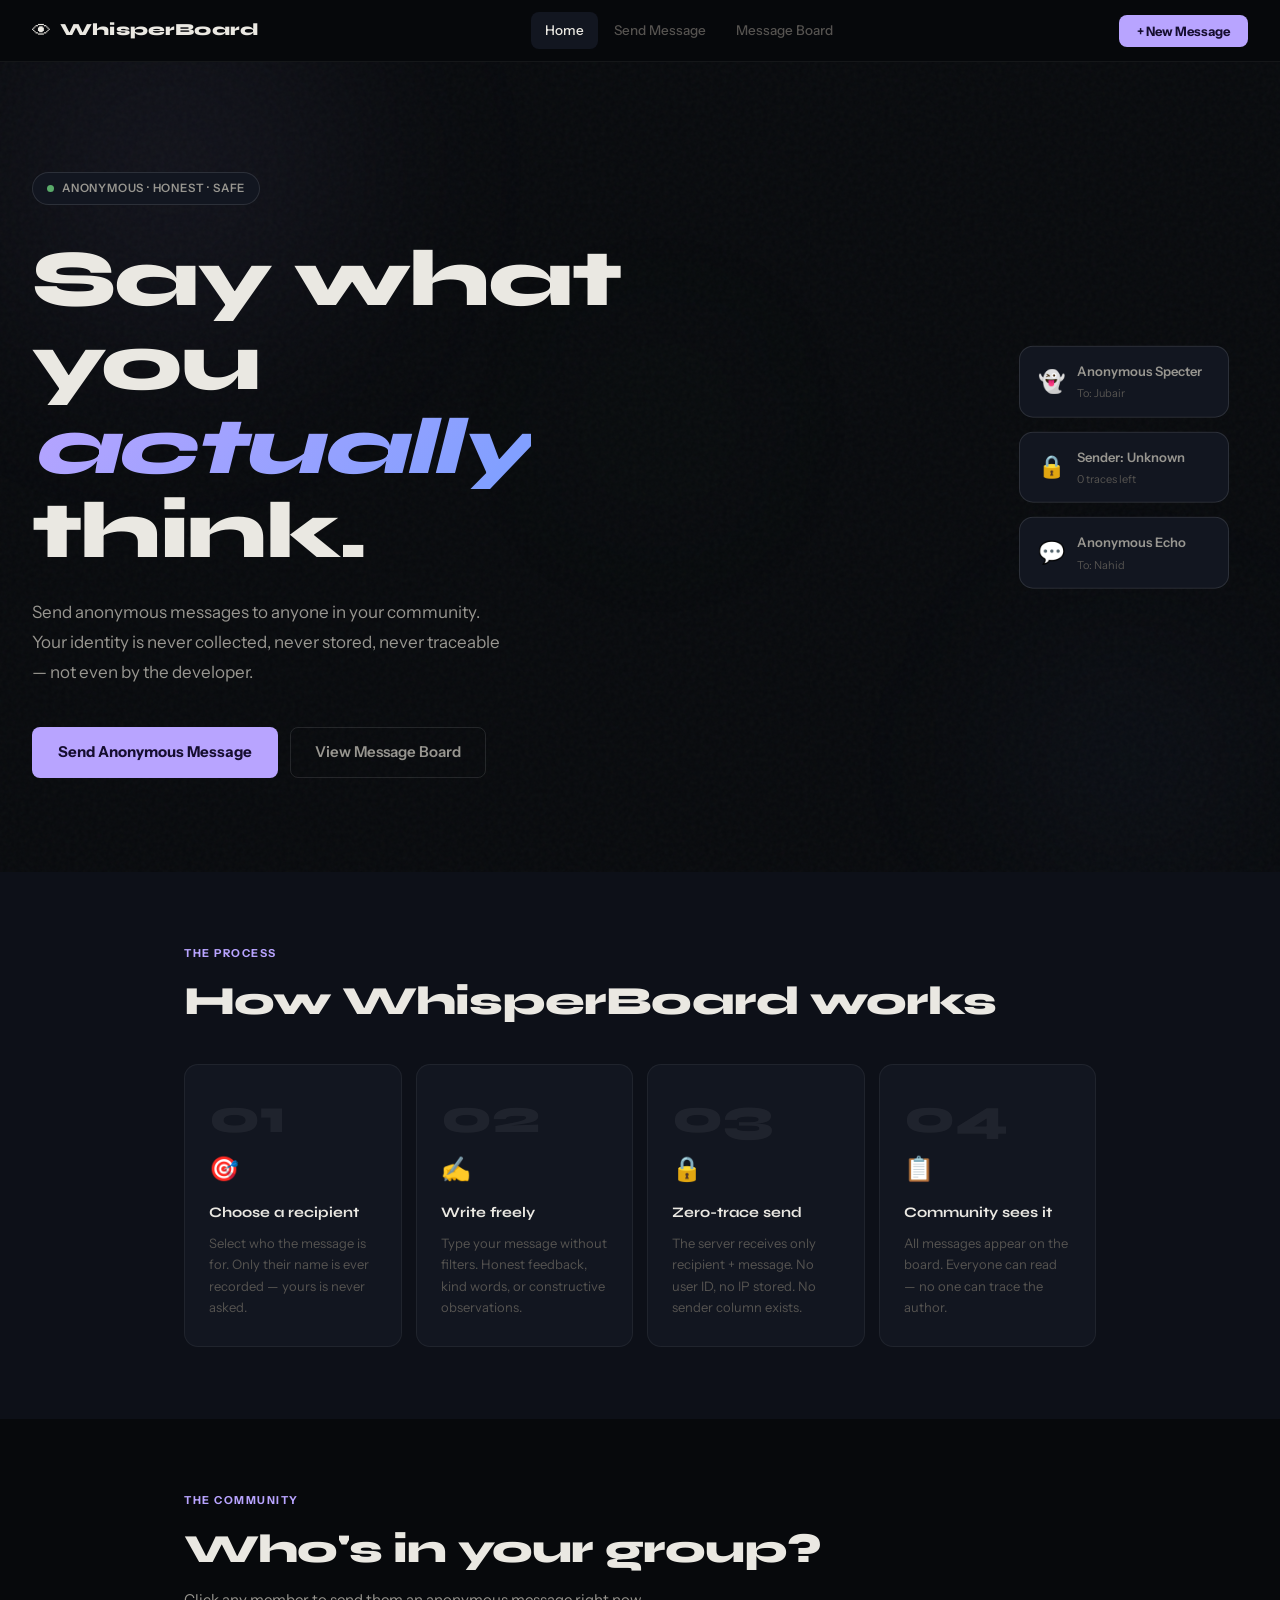
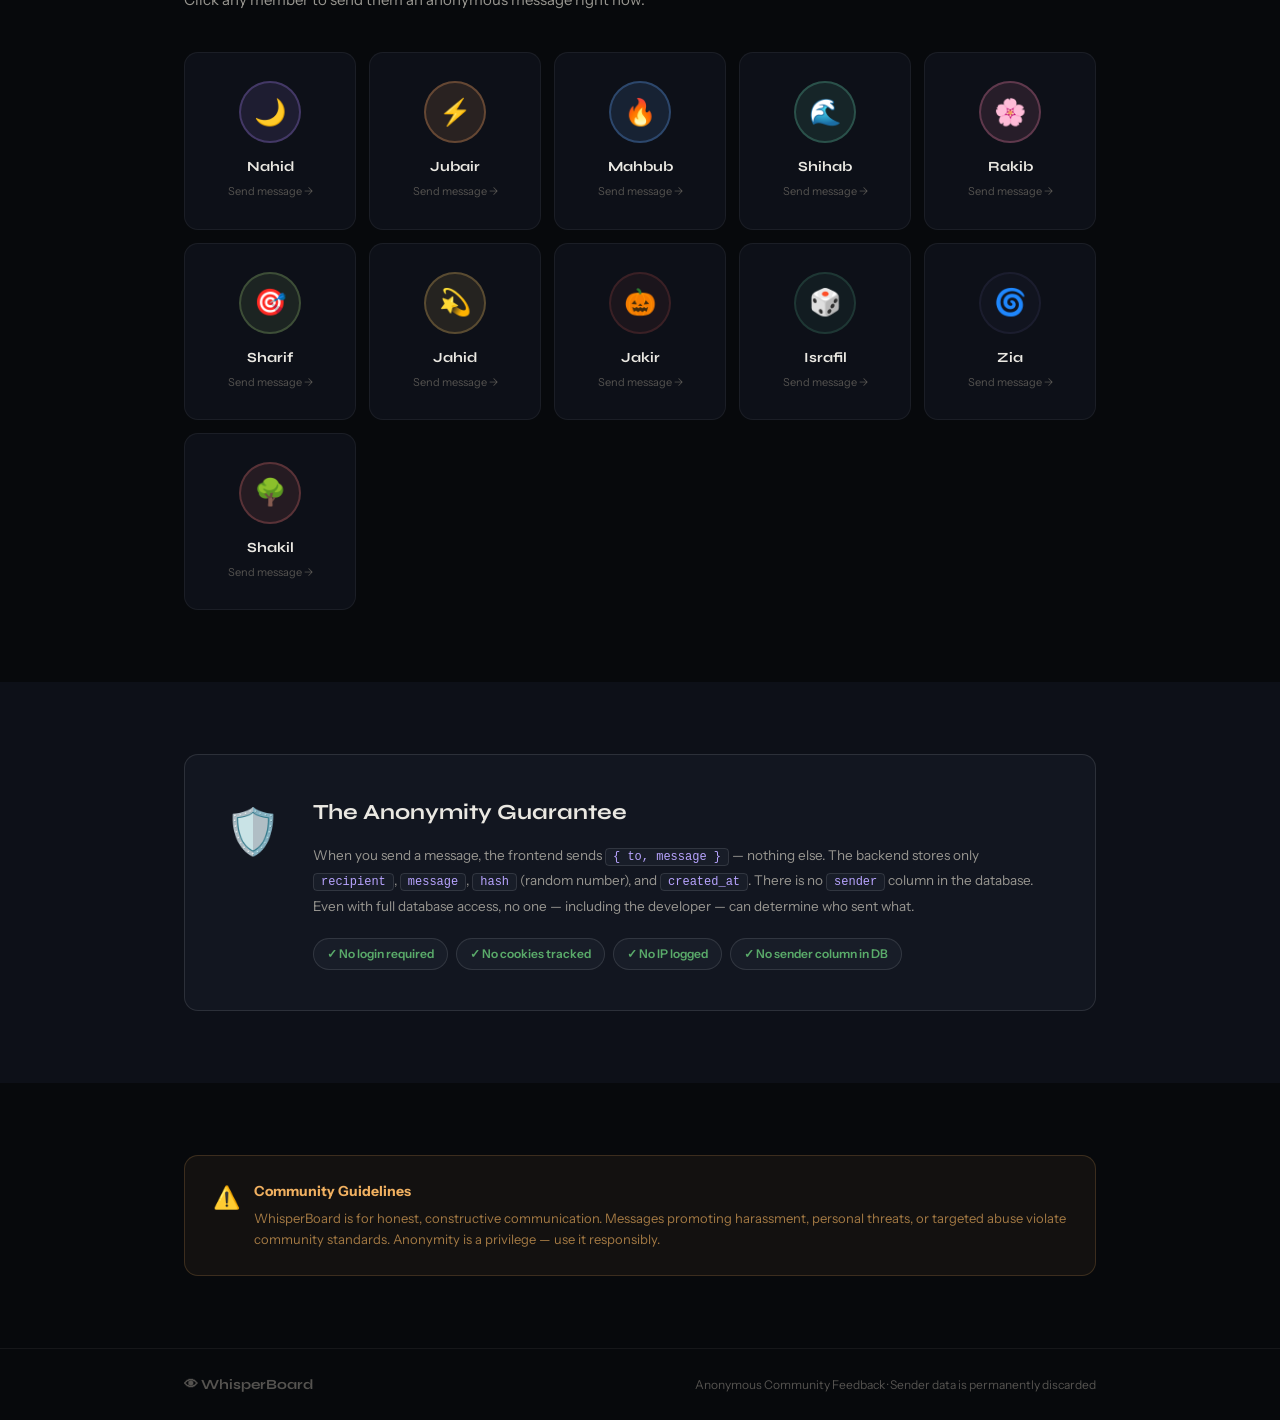
<file: index.html>
<!DOCTYPE html>
<html lang="en">
<head>
  <meta charset="UTF-8" />
  <meta name="viewport" content="width=device-width, initial-scale=1.0" />
  <title>WhisperBoard — Anonymous Community Messages</title>
  <link rel="preconnect" href="https://fonts.googleapis.com" />
  <link href="https://fonts.googleapis.com/css2?family=Syne:wght@400;600;700;800&family=Instrument+Sans:ital,wght@0,400;0,500;0,600;1,400&display=swap" rel="stylesheet" />
  <link rel="stylesheet" href="style.css" />
</head>
<body>

  <nav class="navbar">
    <div class="nav-brand" onclick="window.location='index.html'">
      <span class="brand-eye">👁</span>
      <span class="brand-name">WhisperBoard</span>
    </div>
    <div class="nav-links">
      <a href="index.html" class="nav-link active">Home</a>
      <a href="send.html"  class="nav-link">Send Message</a>
      <a href="board.html" class="nav-link">Message Board</a>
    </div>
    <button class="nav-cta" onclick="window.location='send.html'">+ New Message</button>
  </nav>

  <!-- HERO -->
  <section class="hero">
    <div class="hero-noise"></div>
    <div class="hero-orb orb1"></div>
    <div class="hero-orb orb2"></div>
    <div class="hero-orb orb3"></div>
    <div class="hero-inner">
      <div class="hero-badge">
        <span class="badge-dot"></span>
        Anonymous · Honest · Safe
      </div>
      <h1 class="hero-title">
        Say what you<br />
        <em>actually</em> think.
      </h1>
      <p class="hero-desc">
        Send anonymous messages to anyone in your community. Your identity is never collected, never stored, never traceable — not even by the developer.
      </p>
      <div class="hero-actions">
        <a href="send.html"  class="btn-primary">Send Anonymous Message</a>
        <a href="board.html" class="btn-outline">View Message Board</a>
      </div>
    </div>
    <div class="hero-float-cards">
      <div class="float-card fc1">
        <span class="fc-icon">👻</span>
        <div class="fc-text">
          <span class="fc-label">Anonymous Specter</span>
          <span class="fc-to">To: Jubair</span>
        </div>
      </div>
      <div class="float-card fc2">
        <span class="fc-icon">🔒</span>
        <div class="fc-text">
          <span class="fc-label">Sender: Unknown</span>
          <span class="fc-to">0 traces left</span>
        </div>
      </div>
      <div class="float-card fc3">
        <span class="fc-icon">💬</span>
        <div class="fc-text">
          <span class="fc-label">Anonymous Echo</span>
          <span class="fc-to">To: Nahid</span>
        </div>
      </div>
    </div>
  </section>

  <!-- HOW IT WORKS -->
  <section class="section how-section">
    <div class="container">
      <div class="section-label">The Process</div>
      <h2 class="section-title">How WhisperBoard works</h2>
      <div class="steps-grid">
        <div class="step-card" style="--i:0">
          <div class="step-num">01</div>
          <div class="step-icon">🎯</div>
          <h3 class="step-title">Choose a recipient</h3>
          <p class="step-desc">Select who the message is for. Only their name is ever recorded — yours is never asked.</p>
        </div>
        <div class="step-card" style="--i:1">
          <div class="step-num">02</div>
          <div class="step-icon">✍️</div>
          <h3 class="step-title">Write freely</h3>
          <p class="step-desc">Type your message without filters. Honest feedback, kind words, or constructive observations.</p>
        </div>
        <div class="step-card" style="--i:2">
          <div class="step-num">03</div>
          <div class="step-icon">🔒</div>
          <h3 class="step-title">Zero-trace send</h3>
          <p class="step-desc">The server receives only recipient + message. No user ID, no IP stored. No sender column exists.</p>
        </div>
        <div class="step-card" style="--i:3">
          <div class="step-num">04</div>
          <div class="step-icon">📋</div>
          <h3 class="step-title">Community sees it</h3>
          <p class="step-desc">All messages appear on the board. Everyone can read — no one can trace the author.</p>
        </div>
      </div>
    </div>
  </section>

  <!-- COMMUNITY MEMBERS -->
  <section class="section members-section">
    <div class="container">
      <div class="section-label">The Community</div>
      <h2 class="section-title">Who's in your group?</h2>
      <p class="section-sub">Click any member to send them an anonymous message right now.</p>
      <div class="members-grid" id="membersGrid"></div>
    </div>
  </section>

  <!-- PRIVACY GUARANTEE -->
  <section class="section privacy-section">
    <div class="container">
      <div class="privacy-box">
        <div class="privacy-icon">🛡️</div>
        <div class="privacy-content">
          <h3 class="privacy-title">The Anonymity Guarantee</h3>
          <p class="privacy-text">
            When you send a message, the frontend sends <code>{ to, message }</code> — nothing else.
            The backend stores only <code>recipient</code>, <code>message</code>, <code>hash</code> (random number), and <code>created_at</code>.
            There is no <code>sender</code> column in the database. Even with full database access, no one — including the developer — can determine who sent what.
          </p>
          <div class="privacy-proof">
            <span class="proof-item">✓ No login required</span>
            <span class="proof-item">✓ No cookies tracked</span>
            <span class="proof-item">✓ No IP logged</span>
            <span class="proof-item">✓ No sender column in DB</span>
          </div>
        </div>
      </div>
    </div>
  </section>

  <!-- GUIDELINES -->
  <section class="section">
    <div class="container">
      <div class="guidelines-box">
        <span class="guide-icon">⚠️</span>
        <div>
          <strong class="guide-title">Community Guidelines</strong>
          <p class="guide-text">
            WhisperBoard is for honest, constructive communication. Messages promoting harassment, personal threats, or targeted abuse violate community standards. Anonymity is a privilege — use it responsibly.
          </p>
        </div>
      </div>
    </div>
  </section>

  <footer class="footer">
    <div class="container footer-inner">
      <span class="footer-brand">👁 WhisperBoard</span>
      <span class="footer-note">Anonymous Community Feedback · Sender data is permanently discarded</span>
    </div>
  </footer>

  <script src="app.js"></script>
  <script>
    renderMembers(document.getElementById('membersGrid'), true);
  </script>
</body>
</html>
</file>
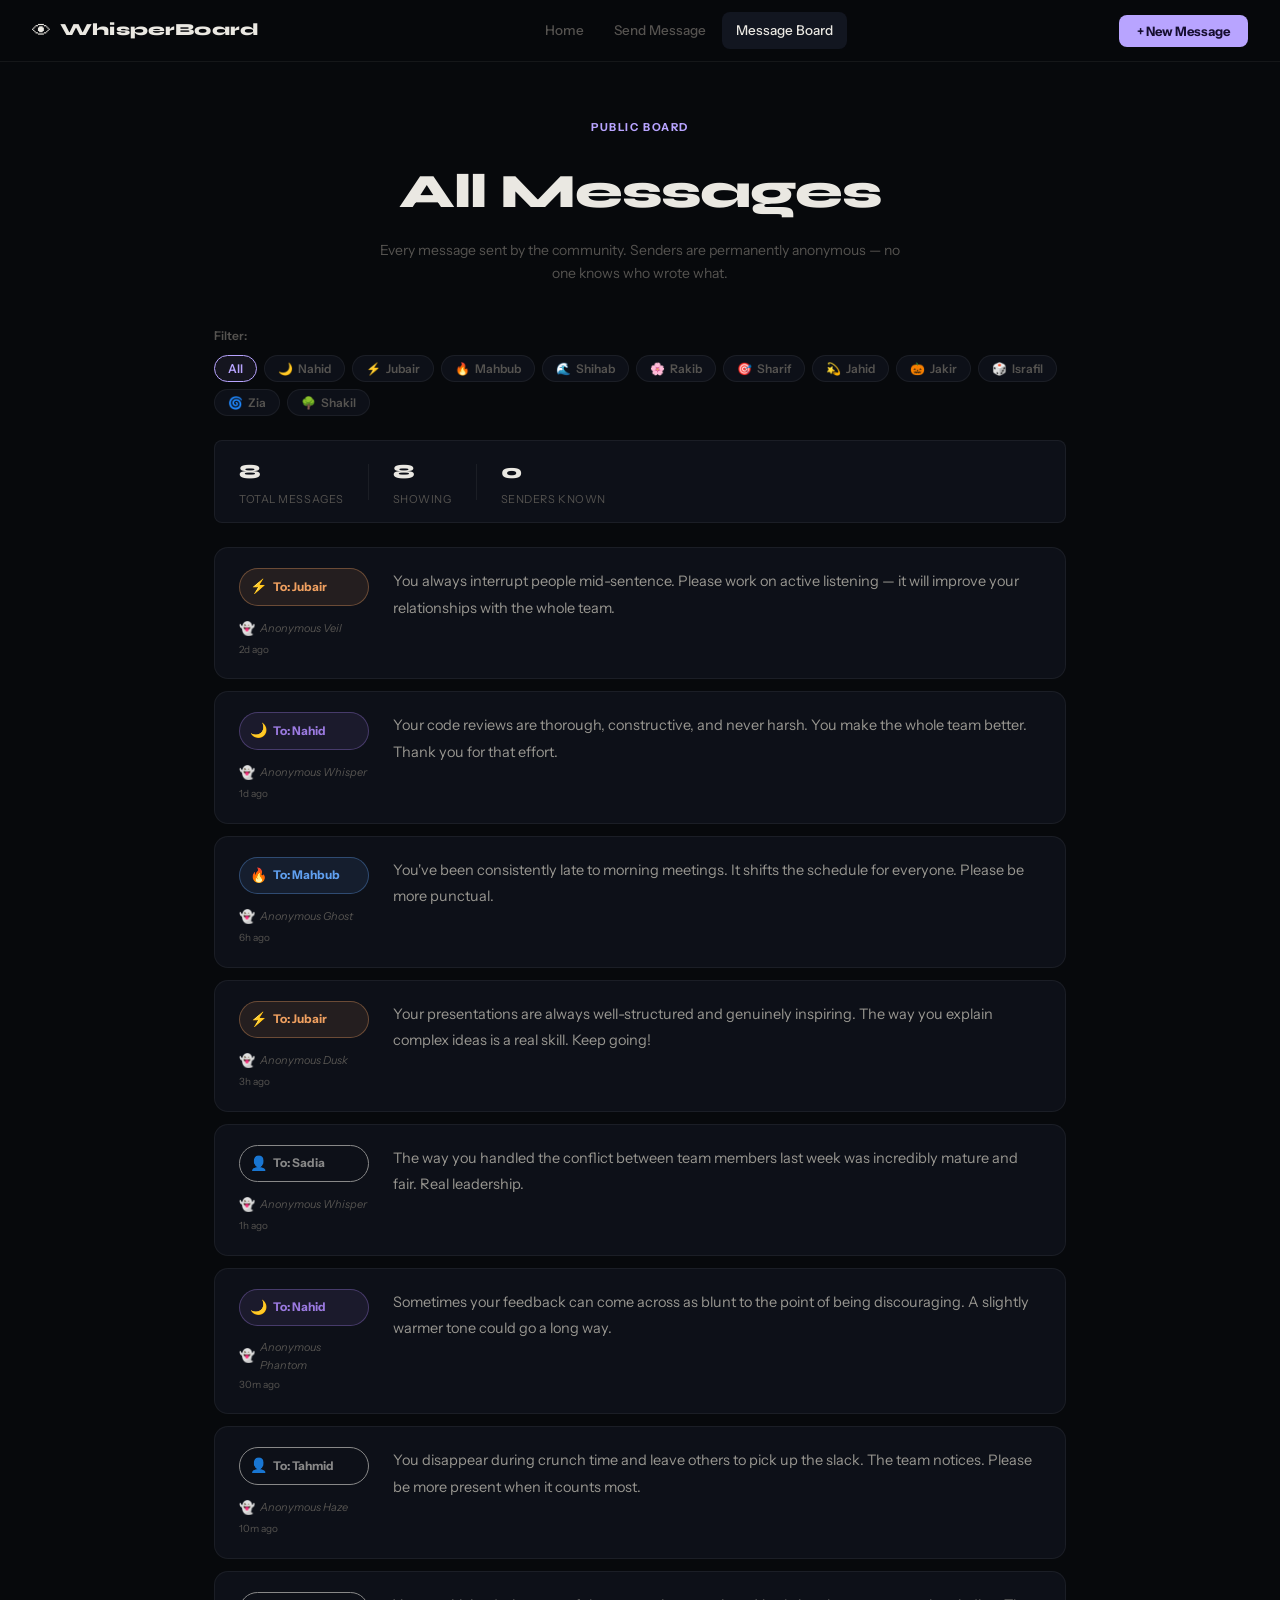
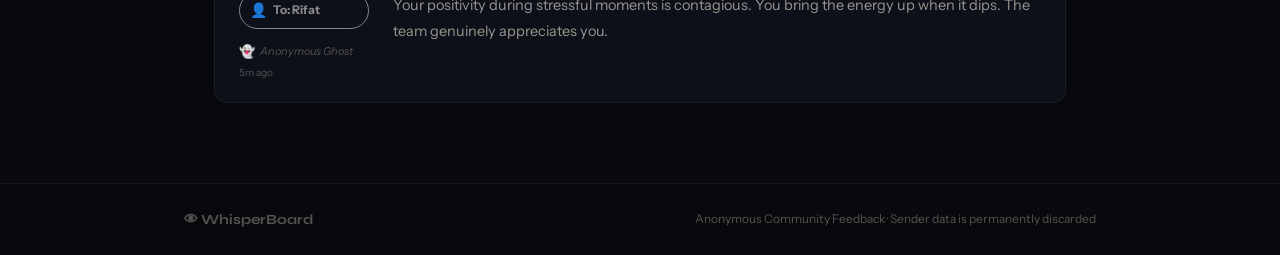
<file: board.html>
<!DOCTYPE html>
<html lang="en">
<head>
  <meta charset="UTF-8" />
  <meta name="viewport" content="width=device-width, initial-scale=1.0" />
  <title>Message Board — WhisperBoard</title>
  <link rel="preconnect" href="https://fonts.googleapis.com" />
  <link href="https://fonts.googleapis.com/css2?family=Syne:wght@400;600;700;800&family=Instrument+Sans:ital,wght@0,400;0,500;0,600;1,400&display=swap" rel="stylesheet" />
  <link rel="stylesheet" href="style.css" />
</head>
<body>

  <nav class="navbar">
    <div class="nav-brand" onclick="window.location='index.html'">
      <span class="brand-eye">👁</span>
      <span class="brand-name">WhisperBoard</span>
    </div>
    <div class="nav-links">
      <a href="index.html" class="nav-link">Home</a>
      <a href="send.html"  class="nav-link">Send Message</a>
      <a href="board.html" class="nav-link active">Message Board</a>
    </div>
    <button class="nav-cta" onclick="window.location='send.html'">+ New Message</button>
  </nav>

  <main class="board-page">
    <div class="board-header">
      <div class="section-label">Public Board</div>
      <h1 class="board-title">All Messages</h1>
      <p class="board-sub">Every message sent by the community. Senders are permanently anonymous — no one knows who wrote what.</p>
    </div>

    <!-- FILTER BAR -->
    <div class="filter-bar">
      <span class="filter-label">Filter:</span>
      <div class="filter-pills" id="filterPills"></div>
    </div>

    <!-- STATS BAR -->
    <div class="stats-bar">
      <div class="stat-item">
        <span class="stat-num" id="totalCount">—</span>
        <span class="stat-label">Total Messages</span>
      </div>
      <div class="stat-sep"></div>
      <div class="stat-item">
        <span class="stat-num" id="filterCount">—</span>
        <span class="stat-label">Showing</span>
      </div>
      <div class="stat-sep"></div>
      <div class="stat-item">
        <span class="stat-num">0</span>
        <span class="stat-label">Senders Known</span>
      </div>
    </div>

    <!-- LOADING -->
    <div id="loadingState" class="loading-state">
      <div class="loader"></div>
      <p>Loading messages…</p>
    </div>

    <!-- MESSAGE LIST -->
    <div id="messageList" class="message-list hidden"></div>

    <!-- EMPTY STATE -->
    <div id="emptyState" class="empty-state hidden">
      <div class="empty-icon">💭</div>
      <p class="empty-title">No messages yet</p>
      <p class="empty-sub">Be the first to send one.</p>
      <a href="send.html" class="btn-primary">Send a Message</a>
    </div>
  </main>

  <footer class="footer">
    <div class="container footer-inner">
      <span class="footer-brand">👁 WhisperBoard</span>
      <span class="footer-note">Anonymous Community Feedback · Sender data is permanently discarded</span>
    </div>
  </footer>

  <script src="app.js"></script>
  <script>
    initBoard();
  </script>
</body>
</html>
</file>
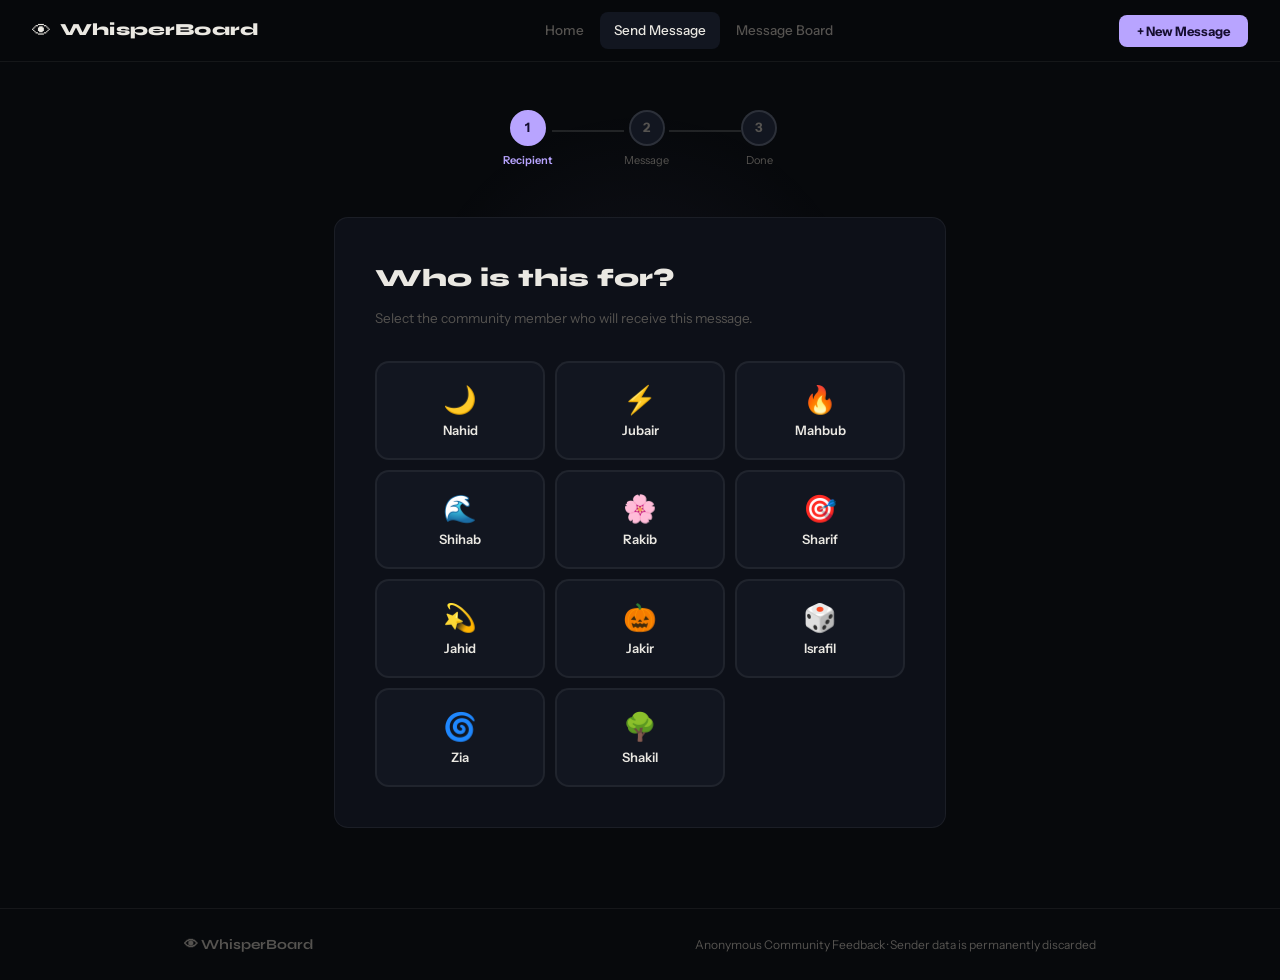
<file: send.html>
<!DOCTYPE html>
<html lang="en">
<head>
  <meta charset="UTF-8" />
  <meta name="viewport" content="width=device-width, initial-scale=1.0" />
  <title>Send Message — WhisperBoard</title>
  <link rel="preconnect" href="https://fonts.googleapis.com" />
  <link href="https://fonts.googleapis.com/css2?family=Syne:wght@400;600;700;800&family=Instrument+Sans:ital,wght@0,400;0,500;0,600;1,400&display=swap" rel="stylesheet" />
  <link rel="stylesheet" href="style.css" />
</head>
<body>

  <nav class="navbar">
    <div class="nav-brand" onclick="window.location='index.html'">
      <span class="brand-eye">👁</span>
      <span class="brand-name">WhisperBoard</span>
    </div>
    <div class="nav-links">
      <a href="index.html" class="nav-link">Home</a>
      <a href="send.html"  class="nav-link active">Send Message</a>
      <a href="board.html" class="nav-link">Message Board</a>
    </div>
    <button class="nav-cta" onclick="window.location='send.html'">+ New Message</button>
  </nav>

  <main class="compose-page">
    <div class="compose-bg-orb"></div>

    <!-- STEP INDICATOR -->
    <div class="steps-indicator">
      <div class="step-dot active" id="dot1">
        <span class="dot-num">1</span>
        <span class="dot-label">Recipient</span>
      </div>
      <div class="step-line"></div>
      <div class="step-dot" id="dot2">
        <span class="dot-num">2</span>
        <span class="dot-label">Message</span>
      </div>
      <div class="step-line"></div>
      <div class="step-dot" id="dot3">
        <span class="dot-num">3</span>
        <span class="dot-label">Done</span>
      </div>
    </div>

    <!-- STEP 1: CHOOSE RECIPIENT -->
    <div class="compose-panel" id="step1">
      <div class="panel-header">
        <h2 class="panel-title">Who is this for?</h2>
        <p class="panel-sub">Select the community member who will receive this message.</p>
      </div>
      <div class="recipient-grid" id="recipientGrid"></div>
    </div>

    <!-- STEP 2: WRITE MESSAGE -->
    <div class="compose-panel hidden" id="step2">
      <div class="panel-header">
        <div class="to-pill" id="toPill">
          <span id="toEmoji"></span>
          <span>To: <strong id="toName"></strong></span>
          <button class="change-btn" onclick="goToStep(1)">change</button>
        </div>
        <h2 class="panel-title">Write your message</h2>
        <p class="panel-sub">Be honest. Be fair. Your identity stays completely private.</p>
      </div>
      <div class="textarea-wrap">
        <textarea
          id="msgInput"
          class="msg-textarea"
          placeholder="What do you want to say…"
          maxlength="1000"
          oninput="updateCharCount()"
        ></textarea>
        <div class="textarea-footer">
          <div class="anon-badge">
            <span>🔒</span>
            <span>Your name is <strong>never stored</strong> — not in any log, not in the database.</span>
          </div>
          <span class="char-count" id="charCount">0 / 1000</span>
        </div>
      </div>
      <div class="compose-actions">
        <button class="btn-back" onclick="goToStep(1)">← Back</button>
        <button class="btn-send" id="sendBtn" onclick="handleSend()">
          <span id="sendLabel">Send Anonymously →</span>
          <span id="sendSpinner" class="spinner hidden"></span>
        </button>
      </div>
    </div>

    <!-- STEP 3: SUCCESS -->
    <div class="compose-panel hidden" id="step3">
      <div class="success-screen">
        <div class="success-ring">
          <div class="success-icon">✓</div>
        </div>
        <h2 class="success-title">Message sent.</h2>
        <p class="success-sub">
          Your message has been posted to the board. Your identity was never collected — there is no trace of who sent this.
        </p>
        <div class="success-proof">
          <div class="proof-row"><span class="proof-check">✓</span> Recipient stored: <strong id="sentTo"></strong></div>
          <div class="proof-row"><span class="proof-check">✓</span> Sender stored: <strong style="color:var(--red)">None</strong></div>
          <div class="proof-row"><span class="proof-check">✓</span> IP address logged: <strong style="color:var(--red)">No</strong></div>
        </div>
        <div class="success-actions">
          <a href="board.html" class="btn-primary">View Message Board</a>
          <button class="btn-outline" onclick="resetCompose()">Send Another</button>
        </div>
      </div>
    </div>

  </main>

  <footer class="footer">
    <div class="container footer-inner">
      <span class="footer-brand">👁 WhisperBoard</span>
      <span class="footer-note">Anonymous Community Feedback · Sender data is permanently discarded</span>
    </div>
  </footer>

  <script src="app.js"></script>
  <script>
    renderRecipients(document.getElementById('recipientGrid'));
  </script>
</body>
</html>
</file>
<file: style.css>
/* =====================================================
   WhisperBoard — style.css
   Dark editorial · Ink & ghost aesthetic
   Fonts: Syne (display) + Instrument Sans (body)
   ===================================================== */

@import url('https://fonts.googleapis.com/css2?family=Syne:wght@400;600;700;800&family=Instrument+Sans:ital,wght@0,400;0,500;0,600;1,400&display=swap');

:root {
  --bg:      #07090c;
  --bg2:     #0d1018;
  --bg3:     #121620;
  --bg4:     #181d28;
  --border:  rgba(255,255,255,0.06);
  --border2: rgba(255,255,255,0.11);
  --text:    #eae8e2;
  --text2:   #989690;
  --text3:   #555350;
  --accent:  #b8a4ff;
  --accent2: #7c9fff;
  --green:   #5aab6a;
  --red:     #ff6b6b;
  --amber:   #f0b060;
  --r:       14px;
  --rs:      8px;
  --fd:      'Syne', sans-serif;
  --fb:      'Instrument Sans', sans-serif;
}

*, *::before, *::after { box-sizing: border-box; margin: 0; padding: 0; }
html { scroll-behavior: smooth; }

body {
  background: var(--bg);
  color: var(--text);
  font-family: var(--fb);
  font-size: 15px;
  line-height: 1.65;
  min-height: 100vh;
  overflow-x: hidden;
}

.hidden { display: none !important; }
.container { max-width: 960px; margin: 0 auto; padding: 0 1.5rem; }

/* ─── NAVBAR ─────────────────────────────────── */
.navbar {
  position: sticky; top: 0; z-index: 100;
  display: flex; align-items: center; justify-content: space-between;
  padding: 0 2rem; height: 62px;
  background: rgba(7,9,12,0.88);
  backdrop-filter: blur(18px);
  border-bottom: 1px solid var(--border);
}
.nav-brand { display: flex; align-items: center; gap: 9px; cursor: pointer; text-decoration: none; }
.brand-eye { font-size: 19px; }
.brand-name { font-family: var(--fd); font-size: 17px; font-weight: 800; letter-spacing: 0.01em; color: var(--text); }
.nav-links { display: flex; gap: 2px; }
.nav-link { padding: 7px 14px; border-radius: var(--rs); font-size: 13.5px; font-weight: 500; color: var(--text3); text-decoration: none; transition: all .2s; }
.nav-link:hover { color: var(--text2); background: var(--bg3); }
.nav-link.active { color: var(--text); background: var(--bg3); }
.nav-cta { background: var(--accent); color: #160e30; border: none; padding: 8px 18px; border-radius: var(--rs); font-size: 13px; font-weight: 700; font-family: var(--fb); cursor: pointer; transition: opacity .2s, transform .15s; }
.nav-cta:hover { opacity: .88; transform: translateY(-1px); }

/* ─── BUTTONS ─────────────────────────────────── */
.btn-primary { display: inline-flex; align-items: center; background: var(--accent); color: #160e30; border: none; padding: 13px 26px; border-radius: var(--rs); font-size: 15px; font-weight: 700; font-family: var(--fb); cursor: pointer; text-decoration: none; transition: opacity .2s, transform .15s; }
.btn-primary:hover { opacity: .88; transform: translateY(-2px); }
.btn-outline { display: inline-flex; align-items: center; background: transparent; color: var(--text2); border: 1.5px solid var(--border2); padding: 12px 24px; border-radius: var(--rs); font-size: 15px; font-weight: 600; font-family: var(--fb); cursor: pointer; text-decoration: none; transition: all .2s; }
.btn-outline:hover { border-color: var(--accent); color: var(--accent); }

/* ─── HERO ───────────────────────────────────── */
.hero {
  position: relative; min-height: 90vh;
  display: flex; align-items: center;
  overflow: hidden; padding: 5rem 2rem 4rem;
}
.hero-noise { position: absolute; inset: 0; background-image: url("data:image/svg+xml,%3Csvg viewBox='0 0 200 200' xmlns='http://www.w3.org/2000/svg'%3E%3Cfilter id='n'%3E%3CfeTurbulence type='fractalNoise' baseFrequency='0.9' numOctaves='4'/%3E%3C/filter%3E%3Crect width='100%25' height='100%25' filter='url(%23n)' opacity='0.035'/%3E%3C/svg%3E"); pointer-events: none; }
.hero-orb { position: absolute; border-radius: 50%; filter: blur(90px); pointer-events: none; }
.orb1 { width:580px;height:580px; background:radial-gradient(circle,rgba(184,164,255,.09) 0%,transparent 65%); top:-180px;left:-120px; }
.orb2 { width:380px;height:380px; background:radial-gradient(circle,rgba(124,159,255,.07) 0%,transparent 65%); bottom:-80px;right:-40px; }
.orb3 { width:240px;height:240px; background:radial-gradient(circle,rgba(90,171,106,.06) 0%,transparent 65%); top:30%;left:42%; }

.hero-inner { position: relative; z-index: 2; max-width: 600px; }
.hero-badge { display: inline-flex; align-items: center; gap: 8px; background: var(--bg3); border: 1px solid var(--border2); border-radius: 20px; padding: 6px 14px; font-size: 11.5px; font-weight: 600; color: var(--text2); letter-spacing: .07em; text-transform: uppercase; margin-bottom: 2rem; }
.badge-dot { width: 7px; height: 7px; border-radius: 50%; background: var(--green); animation: pulse 2s infinite; }
@keyframes pulse { 0%,100%{opacity:1;transform:scale(1)} 50%{opacity:.5;transform:scale(.85)} }

.hero-title { font-family: var(--fd); font-size: clamp(2.8rem,7vw,5rem); font-weight: 800; line-height: 1.05; letter-spacing: -.02em; color: var(--text); margin-bottom: 1.5rem; }
.hero-title em { font-style: italic; background: linear-gradient(135deg,var(--accent),var(--accent2)); -webkit-background-clip: text; -webkit-text-fill-color: transparent; background-clip: text; }
.hero-desc { font-size: 17px; color: var(--text2); max-width: 480px; line-height: 1.78; margin-bottom: 2.5rem; }
.hero-actions { display: flex; gap: 12px; flex-wrap: wrap; }

.hero-float-cards { position: absolute; right: 4%; top: 50%; transform: translateY(-50%); z-index: 2; display: flex; flex-direction: column; gap: 14px; }
.float-card { background: var(--bg3); border: 1px solid var(--border2); border-radius: var(--r); padding: 14px 18px; display: flex; align-items: center; gap: 12px; min-width: 210px; animation: floatCard 3s ease-in-out infinite; }
.fc1{animation-delay:0s} .fc2{animation-delay:.9s} .fc3{animation-delay:1.8s}
@keyframes floatCard { 0%,100%{transform:translateY(0)} 50%{transform:translateY(-8px)} }
.fc-icon { font-size: 22px; }
.fc-text { display: flex; flex-direction: column; gap: 2px; }
.fc-label { font-size: 13px; font-weight: 600; color: var(--text2); }
.fc-to { font-size: 11px; color: var(--text3); }

/* ─── SECTIONS ───────────────────────────────── */
.section { padding: 4.5rem 0; }
.section-label { font-size: 11px; letter-spacing: .14em; text-transform: uppercase; font-weight: 700; color: var(--accent); margin-bottom: 1rem; }
.section-title { font-family: var(--fd); font-size: clamp(1.7rem,3.5vw,2.5rem); font-weight: 800; letter-spacing: -.02em; color: var(--text); margin-bottom: 1rem; line-height: 1.15; }
.section-sub { font-size: 15px; color: var(--text2); margin-bottom: 2.5rem; max-width: 480px; }

/* ─── HOW IT WORKS ───────────────────────────── */
.how-section { background: var(--bg2); }
.steps-grid { display: grid; grid-template-columns: repeat(auto-fit,minmax(200px,1fr)); gap: 14px; margin-top: 2.5rem; }
.step-card { background: var(--bg3); border: 1px solid var(--border); border-radius: var(--r); padding: 1.75rem 1.5rem; transition: transform .25s, border-color .25s; animation: fadeUp .5s ease both; animation-delay: calc(var(--i) * .08s); }
.step-card:hover { transform: translateY(-4px); border-color: var(--border2); }
@keyframes fadeUp { from{opacity:0;transform:translateY(18px)} to{opacity:1;transform:translateY(0)} }
.step-num { font-family: var(--fd); font-size: 48px; font-weight: 800; color: var(--border); line-height: 1; margin-bottom: .5rem; user-select: none; }
.step-icon { font-size: 24px; margin-bottom: .75rem; }
.step-title { font-family: var(--fd); font-size: 14.5px; font-weight: 700; color: var(--text); margin-bottom: .5rem; }
.step-desc { font-size: 13px; color: var(--text3); line-height: 1.65; }

/* ─── MEMBERS ────────────────────────────────── */
.members-section { background: var(--bg); }
.members-grid { display: grid; grid-template-columns: repeat(auto-fit,minmax(145px,1fr)); gap: 13px; }
.member-card { background: var(--bg2); border: 1px solid var(--border); border-radius: var(--r); padding: 1.75rem 1rem; text-align: center; cursor: pointer; transition: all .22s; text-decoration: none; display: block; }
.member-card:hover { transform: translateY(-5px); border-color: var(--mc); background: var(--bg3); }
.member-avatar { width: 62px; height: 62px; border-radius: 50%; display: flex; align-items: center; justify-content: center; margin: 0 auto 12px; font-size: 26px; border: 2px solid transparent; transition: border-color .2s; }
.member-card:hover .member-avatar { border-color: var(--mc); }
.member-name { font-family: var(--fd); font-size: 14px; font-weight: 700; color: var(--text); margin-bottom: 4px; }
.member-hint { font-size: 11px; color: var(--text3); }
.member-card:hover .member-hint { color: var(--mc); }

/* ─── PRIVACY BOX ───────────────────────────── */
.privacy-section { background: var(--bg2); }
.privacy-box { background: var(--bg3); border: 1px solid var(--border2); border-radius: var(--r); padding: 2.5rem; display: flex; gap: 2rem; align-items: flex-start; }
.privacy-icon { font-size: 2.8rem; flex-shrink: 0; }
.privacy-title { font-family: var(--fd); font-size: 1.35rem; font-weight: 700; margin-bottom: .75rem; color: var(--text); }
.privacy-text { font-size: 13.5px; color: var(--text2); line-height: 1.8; margin-bottom: 1.25rem; }
.privacy-text code { background: var(--bg4); border: 1px solid var(--border2); border-radius: 4px; padding: 1px 7px; font-size: 12px; font-family: 'Courier New',monospace; color: var(--accent); }
.privacy-proof { display: flex; flex-wrap: wrap; gap: 8px; }
.proof-item { background: var(--bg4); border: 1px solid var(--border2); border-radius: 20px; padding: 5px 13px; font-size: 12px; font-weight: 600; color: var(--green); }

/* ─── GUIDELINES ────────────────────────────── */
.guidelines-box { background: rgba(240,176,96,.05); border: 1px solid rgba(240,176,96,.18); border-radius: var(--r); padding: 1.5rem 1.75rem; display: flex; gap: 14px; align-items: flex-start; }
.guide-icon { font-size: 22px; flex-shrink: 0; }
.guide-title { font-size: 14px; font-weight: 700; color: var(--amber); display: block; margin-bottom: 5px; }
.guide-text { font-size: 13px; color: rgba(240,176,96,.65); line-height: 1.65; }

/* ─── FOOTER ─────────────────────────────────── */
.footer { border-top: 1px solid var(--border); padding: 1.5rem 0; background: var(--bg); }
.footer-inner { display: flex; align-items: center; justify-content: space-between; flex-wrap: wrap; gap: 8px; }
.footer-brand { font-family: var(--fd); font-size: 14px; font-weight: 700; color: var(--text3); }
.footer-note { font-size: 12px; color: var(--text3); }

/* ─── COMPOSE PAGE ──────────────────────────── */
.compose-page { max-width: 660px; margin: 0 auto; padding: 3rem 1.5rem 5rem; position: relative; }
.compose-bg-orb { position: fixed; width: 500px; height: 500px; background: radial-gradient(circle,rgba(184,164,255,.06) 0%,transparent 65%); top: 10%; left: 50%; transform: translateX(-50%); pointer-events: none; z-index: -1; }

.steps-indicator { display: flex; align-items: center; justify-content: center; margin-bottom: 3rem; }
.step-dot { display: flex; flex-direction: column; align-items: center; gap: 5px; }
.dot-num { width: 36px; height: 36px; border-radius: 50%; background: var(--bg3); border: 2px solid var(--border2); display: flex; align-items: center; justify-content: center; font-size: 13px; font-weight: 700; color: var(--text3); transition: all .3s; }
.step-dot.active .dot-num { background: var(--accent); border-color: var(--accent); color: #160e30; }
.step-dot.done .dot-num { background: var(--green); border-color: var(--green); color: #fff; }
.dot-label { font-size: 11px; color: var(--text3); }
.step-dot.active .dot-label { color: var(--accent); font-weight: 600; }
.step-line { width: 72px; height: 2px; background: var(--border2); margin-bottom: 18px; }

.compose-panel { background: var(--bg2); border: 1px solid var(--border); border-radius: var(--r); padding: 2.5rem; animation: panelIn .3s ease; }
@keyframes panelIn { from{opacity:0;transform:translateY(12px)} to{opacity:1;transform:translateY(0)} }
.panel-header { margin-bottom: 2rem; }
.panel-title { font-family: var(--fd); font-size: 1.55rem; font-weight: 800; color: var(--text); margin-bottom: .5rem; }
.panel-sub { font-size: 13.5px; color: var(--text3); }

.to-pill { display: inline-flex; align-items: center; gap: 8px; background: var(--bg4); border: 1px solid var(--border2); border-radius: 20px; padding: 6px 14px; font-size: 13px; font-weight: 600; color: var(--text2); margin-bottom: 1rem; }
.change-btn { background: none; border: none; color: var(--accent); font-size: 12px; cursor: pointer; font-family: var(--fb); padding: 0 4px; font-weight: 600; }
.change-btn:hover { text-decoration: underline; }

.recipient-grid { display: grid; grid-template-columns: repeat(auto-fill,minmax(128px,1fr)); gap: 10px; }
.recipient-btn { background: var(--bg3); border: 2px solid var(--border); border-radius: var(--r); padding: 1.25rem .875rem; cursor: pointer; display: flex; flex-direction: column; align-items: center; gap: 6px; transition: all .18s; font-family: var(--fb); position: relative; outline: none; }
.recipient-btn:hover { border-color: var(--border2); transform: scale(1.03); }
.rb-emoji { font-size: 27px; }
.rb-name { font-size: 13px; font-weight: 600; color: var(--text); }
.rb-check { position: absolute; top: 7px; right: 9px; font-size: 13px; font-weight: 800; opacity: 0; transition: opacity .2s; }
.recipient-btn.selected .rb-check { opacity: 1; }

.textarea-wrap { position: relative; }
.msg-textarea { width: 100%; min-height: 175px; background: var(--bg3); border: 1.5px solid var(--border2); border-radius: var(--rs); padding: 1.1rem 1.25rem; color: var(--text); font-size: 15px; font-family: var(--fb); line-height: 1.72; resize: vertical; outline: none; transition: border-color .2s; }
.msg-textarea:focus { border-color: var(--accent); }
.msg-textarea::placeholder { color: var(--text3); }
.textarea-footer { display: flex; align-items: center; justify-content: space-between; margin-top: 8px; gap: 10px; }
.anon-badge { display: flex; align-items: center; gap: 7px; background: rgba(90,171,106,.08); border: 1px solid rgba(90,171,106,.2); border-radius: 8px; padding: 7px 12px; font-size: 12px; color: #5aab6a; line-height: 1.5; flex: 1; }
.char-count { font-size: 12px; color: var(--text3); white-space: nowrap; }

.compose-actions { display: flex; gap: 10px; margin-top: 1.5rem; align-items: center; }
.btn-back { background: none; border: 1.5px solid var(--border2); border-radius: var(--rs); padding: 12px 20px; color: var(--text2); font-size: 14px; font-family: var(--fb); cursor: pointer; transition: all .2s; }
.btn-back:hover { border-color: var(--text2); }
.btn-send { flex: 1; background: var(--accent); color: #160e30; border: none; padding: 14px 24px; border-radius: var(--rs); font-size: 15px; font-weight: 700; font-family: var(--fb); cursor: pointer; transition: opacity .2s, transform .15s; display: flex; align-items: center; justify-content: center; gap: 8px; }
.btn-send:hover:not(:disabled) { opacity: .88; transform: scale(1.01); }
.btn-send:disabled { opacity: .45; cursor: not-allowed; }
.spinner { width: 18px; height: 18px; border: 2.5px solid rgba(22,14,48,.3); border-top-color: #160e30; border-radius: 50%; animation: spin .7s linear infinite; }
@keyframes spin { to{transform:rotate(360deg)} }

/* ─── SUCCESS SCREEN ─────────────────────────── */
.success-screen { text-align: center; padding: 2rem 1rem; }
.success-ring { width: 86px; height: 86px; border-radius: 50%; border: 2.5px solid var(--green); background: rgba(90,171,106,.08); display: flex; align-items: center; justify-content: center; margin: 0 auto 1.5rem; animation: ringIn .4s ease; }
@keyframes ringIn { from{transform:scale(.5);opacity:0} to{transform:scale(1);opacity:1} }
.success-icon { font-size: 34px; color: var(--green); }
.success-title { font-family: var(--fd); font-size: 2rem; font-weight: 800; color: var(--text); margin-bottom: .75rem; }
.success-sub { font-size: 14px; color: var(--text2); max-width: 400px; margin: 0 auto 1.75rem; line-height: 1.72; }
.success-proof { background: var(--bg3); border: 1px solid var(--border2); border-radius: var(--rs); padding: 1rem 1.5rem; margin-bottom: 2rem; text-align: left; display: inline-block; min-width: 290px; }
.proof-row { font-size: 13px; color: var(--text2); padding: 4px 0; display: flex; align-items: center; gap: 8px; }
.proof-check { color: var(--green); font-weight: 700; }
.success-actions { display: flex; gap: 10px; justify-content: center; flex-wrap: wrap; }

/* ─── BOARD PAGE ─────────────────────────────── */
.board-page { max-width: 900px; margin: 0 auto; padding: 3rem 1.5rem 5rem; }
.board-header { text-align: center; margin-bottom: 2.5rem; padding-top: .5rem; }
.board-title { font-family: var(--fd); font-size: clamp(1.9rem,5vw,3rem); font-weight: 800; letter-spacing: -.02em; color: var(--text); margin-bottom: .5rem; }
.board-sub { font-size: 14px; color: var(--text3); max-width: 520px; margin: 0 auto; }

.filter-bar { display: flex; align-items: center; gap: 10px; margin-bottom: 1.5rem; flex-wrap: wrap; }
.filter-label { font-size: 12px; color: var(--text3); font-weight: 600; flex-shrink: 0; }
.filter-pills { display: flex; gap: 7px; flex-wrap: wrap; }
.filter-pill { background: var(--bg2); border: 1px solid var(--border); border-radius: 20px; padding: 5px 13px; font-size: 12px; font-weight: 600; color: var(--text3); cursor: pointer; transition: all .18s; font-family: var(--fb); display: flex; align-items: center; gap: 5px; }
.filter-pill:hover { border-color: var(--border2); color: var(--text2); }
.filter-pill.active { border-color: var(--accent); color: var(--accent); background: rgba(184,164,255,.08); }

.stats-bar { display: flex; align-items: center; gap: 1.5rem; background: var(--bg2); border: 1px solid var(--border); border-radius: var(--rs); padding: .875rem 1.5rem; margin-bottom: 1.5rem; }
.stat-item { display: flex; flex-direction: column; gap: 2px; }
.stat-num { font-family: var(--fd); font-size: 20px; font-weight: 800; color: var(--text); }
.stat-label { font-size: 11px; color: var(--text3); letter-spacing: .05em; text-transform: uppercase; }
.stat-sep { width: 1px; height: 36px; background: var(--border); }

.message-list { display: flex; flex-direction: column; gap: 12px; }
.message-card { background: var(--bg2); border: 1px solid var(--border); border-radius: var(--r); padding: 1.25rem 1.5rem; display: flex; gap: 1.5rem; align-items: flex-start; transition: border-color .2s, transform .2s; animation: fadeUp .4s ease both; }
.message-card:hover { border-color: var(--border2); transform: translateX(3px); }
.msg-left { min-width: 130px; max-width: 130px; flex-shrink: 0; }
.recipient-tag { display: flex; align-items: center; gap: 6px; padding: 6px 10px; border-radius: 20px; border: 1.5px solid; margin-bottom: 12px; }
.tag-emoji { font-size: 14px; }
.tag-name { font-size: 12px; font-weight: 700; }
.sender-row { display: flex; align-items: center; gap: 5px; margin-bottom: 3px; }
.sender-ghost { font-size: 13px; }
.sender-label { font-size: 11px; color: var(--text3); font-style: italic; }
.msg-time { font-size: 10px; color: var(--text3); margin-top: 2px; }
.msg-right { flex: 1; }
.msg-text { font-size: 14.5px; color: var(--text2); line-height: 1.8; margin: 0; }

.loading-state { text-align: center; padding: 4rem; color: var(--text3); }
.loader { width: 34px; height: 34px; border: 3px solid var(--border2); border-top-color: var(--accent); border-radius: 50%; animation: spin .8s linear infinite; margin: 0 auto 1rem; }
.empty-state { text-align: center; padding: 5rem 1rem; }
.empty-icon { font-size: 50px; margin-bottom: 1rem; }
.empty-title { font-family: var(--fd); font-size: 1.2rem; font-weight: 700; color: var(--text2); margin-bottom: .5rem; }
.empty-sub { font-size: 13px; color: var(--text3); margin-bottom: 1.5rem; }

/* ─── RESPONSIVE ─────────────────────────────── */
@media (max-width: 720px) {
  .hero-float-cards { display: none; }
  .hero { min-height: auto; padding: 3.5rem 1.5rem 3rem; }
  .navbar { padding: 0 1rem; }
  .nav-links { display: none; }
  .privacy-box { flex-direction: column; gap: 1rem; }
  .compose-panel { padding: 1.5rem; }
  .message-card { flex-direction: column; gap: .875rem; }
  .msg-left { min-width: auto; max-width: none; display: flex; gap: 10px; align-items: center; }
  .recipient-tag { margin-bottom: 0; }
}
</file>
